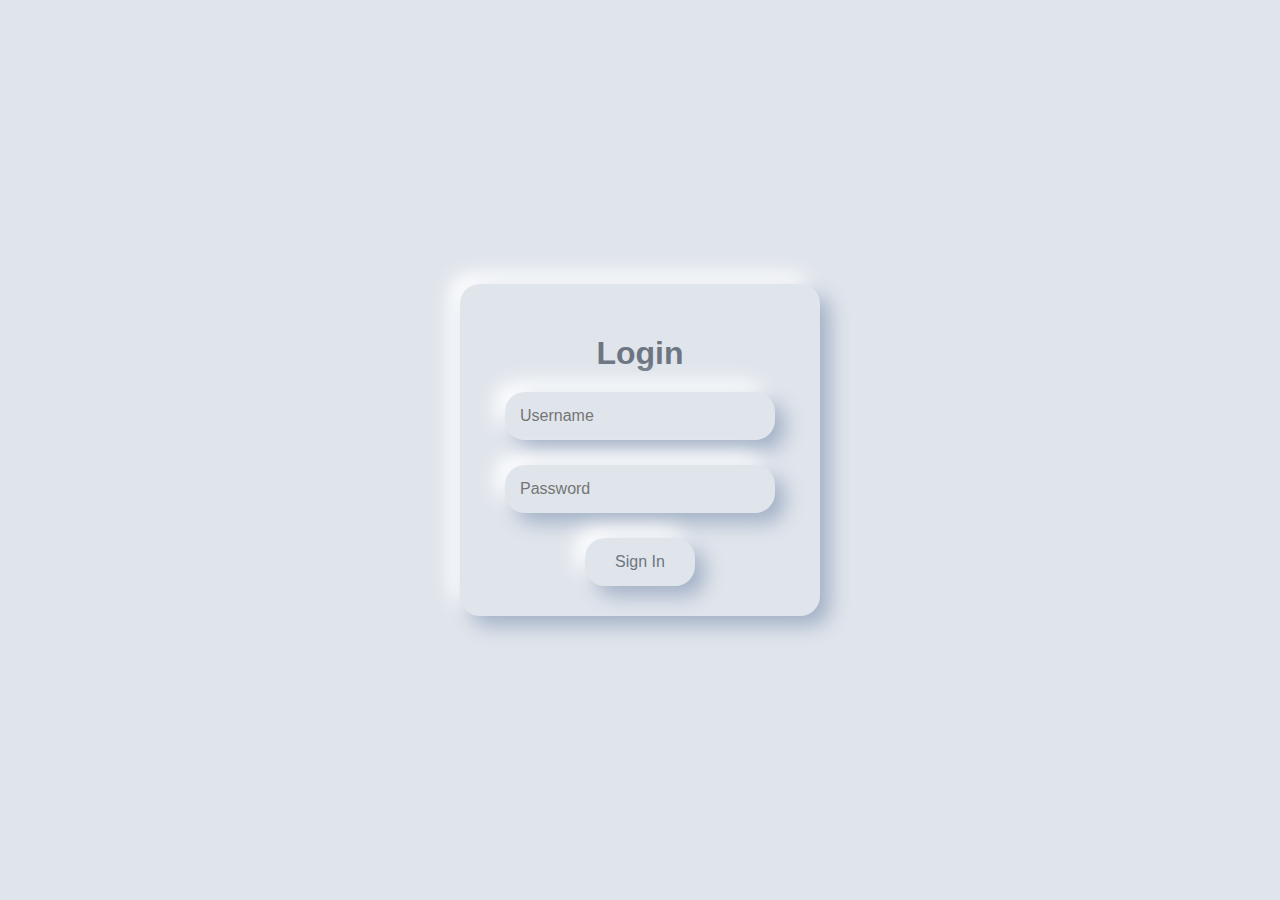
<file: 3D Login Page/index.html>
<!DOCTYPE html>
<html lang="en">
<head>
    
    <meta charset="UTF-8">
    <meta name="viewport" content="width=device-width, initial-scale=1.0">
    <title>Neumorphic Login Page</title>
    <link rel="stylesheet" href="style.css">
    
</head>
<body>

    
    <div class="neumorphic neumorphic-card">
        <h1>Login</h1>
        <input type="text" class="neumorphic neumorphic-input" placeholder="Username">
        <input type="password" class="neumorphic neumorphic-input" placeholder="Password">
        <button class="neumorphic neumorphic-button">Sign In</button>
    </div>
    
</body>
</html>
</file>
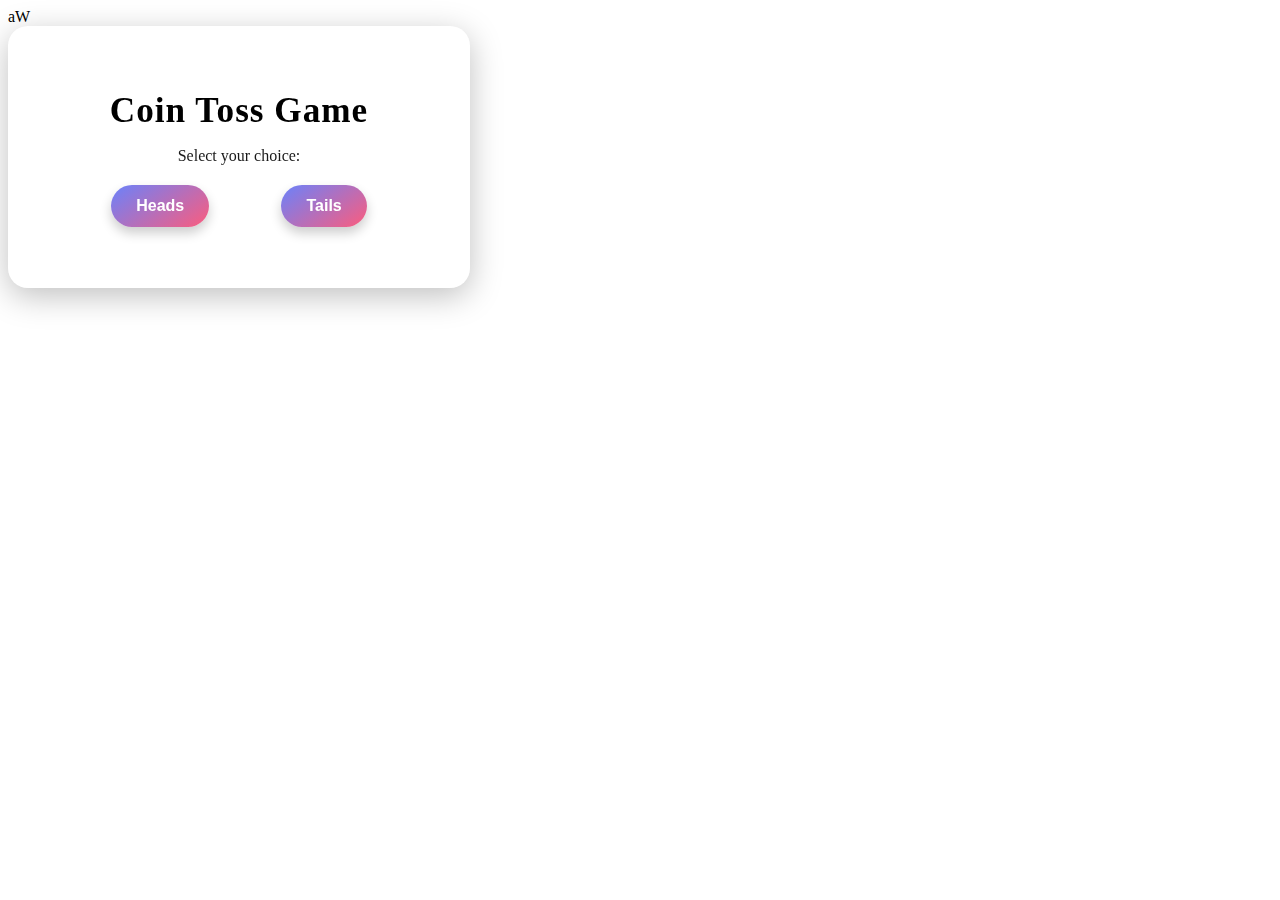
<file: Coin Flip Game/index.html>
<!DOCTYPE html>
<html lang="en">
<head>
  <meta charset="UTF-8" />
  <meta name="viewport" content="width=device-width, initial-scale=1.0"/>
  <title>Coin Toss Game</title>aW
  <link rel="stylesheet" href="style.css" />
</head>
<body>
  <div class="container">
    <h1>Coin Toss Game</h1>
    <p>Select your choice:</p>
    <div class="buttons">
      <button onclick="coinToss('Heads')">Heads</button>
      <button onclick="coinToss('Tails')">Tails</button>
    </div>
    <div id="result"></div>
  </div>

  <script src="script.js"></script>
</body>
</html>
</file>
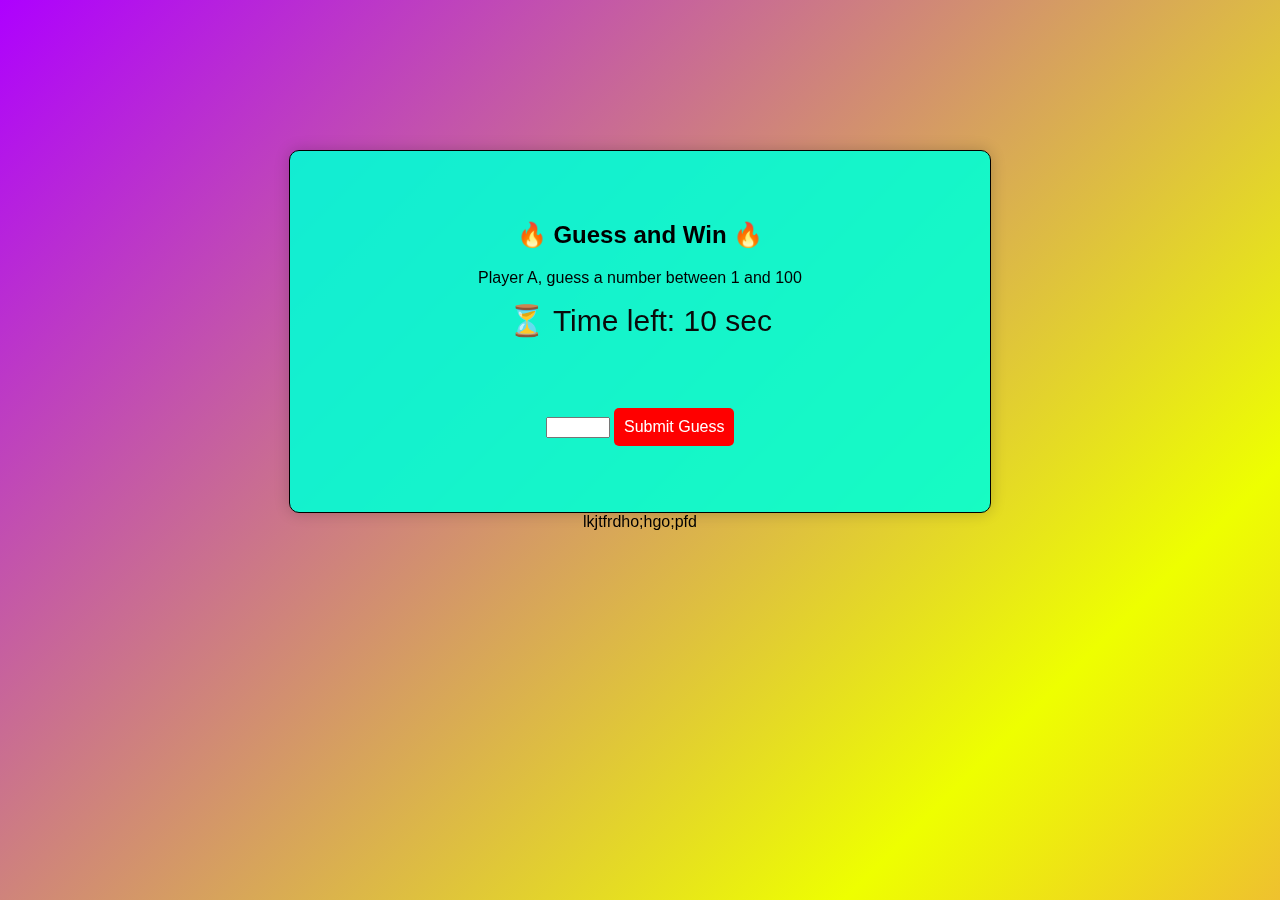
<file: Guess and Win Game/index.html>
<!DOCTYPE html>
<html lang="en">
<head>
    <meta charset="UTF-8">
    <meta name="viewport" content="width=device-width, initial-scale=1.0">
    <title>Guess and Win</title>
    <link rel="stylesheet" href="style.css">
</head>
<body>
    <div class="container">
        <h2>🔥 Guess and Win 🔥</h2>
        <p id="message">Player A, guess a number between 1 and 100</p>
        <p class="timer">⏳ Time left: <span id="timer">10</span> sec</p>
        <input type="number" id="guessInput" min="1" max="100">
        <button onclick="makeGuess()">Submit Guess</button>
        <p id="result"></p>
    </div>
    <script src="script.js"></script>
</body>
</html>


lkjtfrdho;hgo;pfd
</file>
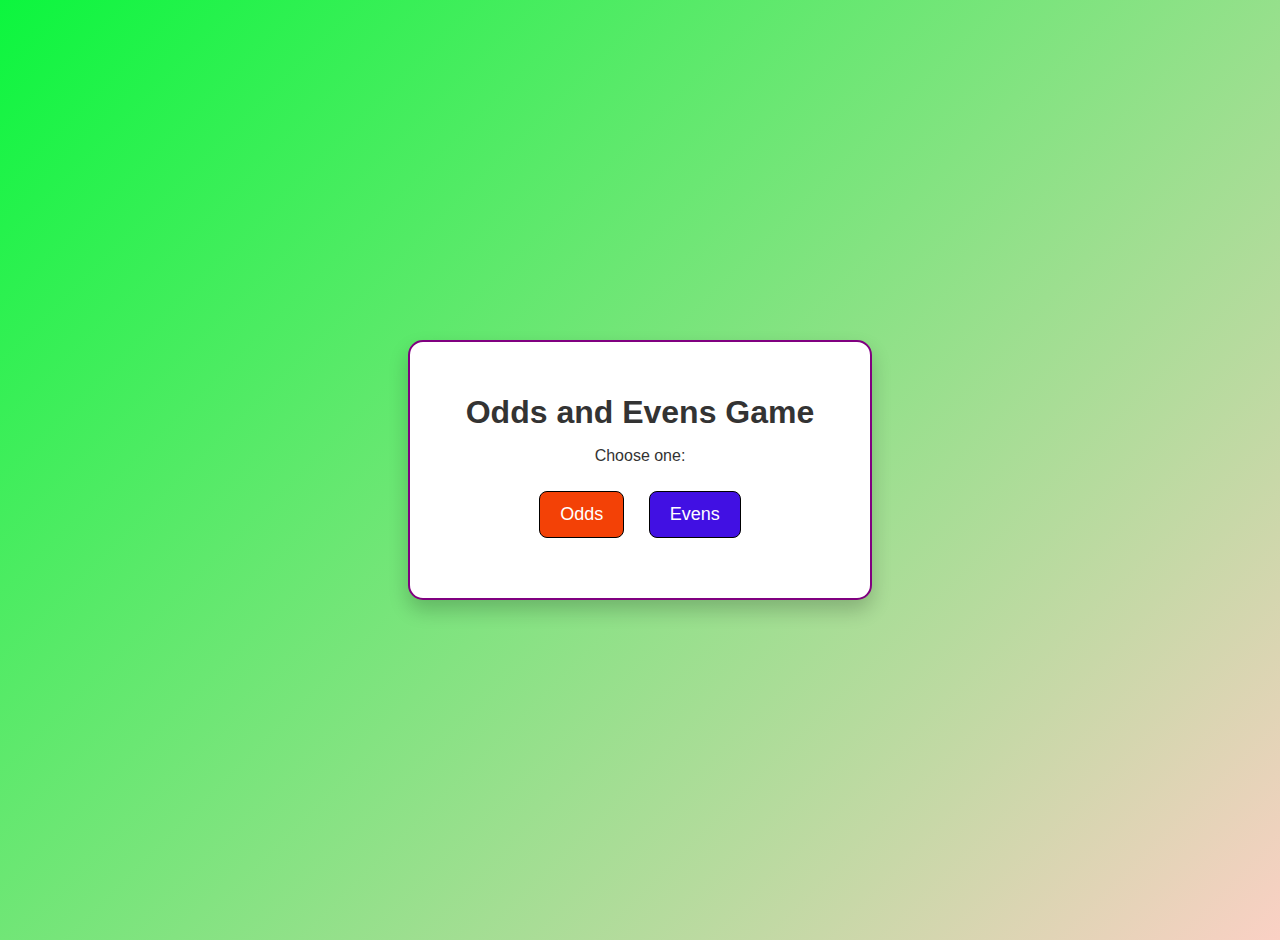
<file: Odds & Evens Game/index.html>
<!DOCTYPE html>
<html lang="en">
<head>
    <meta charset="UTF-8">
    <meta name="viewport" content="width=device-width, initial-scale=1.0">
    <title>Odds and Evens Game</title>
    <link rel="stylesheet" href="style.css">
</head>
<body>
    <div class="container">
        <h1>Odds and Evens Game</h1>
        <p>Choose one:</p>
        <button class="odds" onclick="startGame('Odds')">Odds</button>
        <button class="evens" onclick="startGame('Evens')">Evens</button>
        <p id="result"></p>
    </div>
    <script src="script.js"></script>
</body>
</html>
</file>
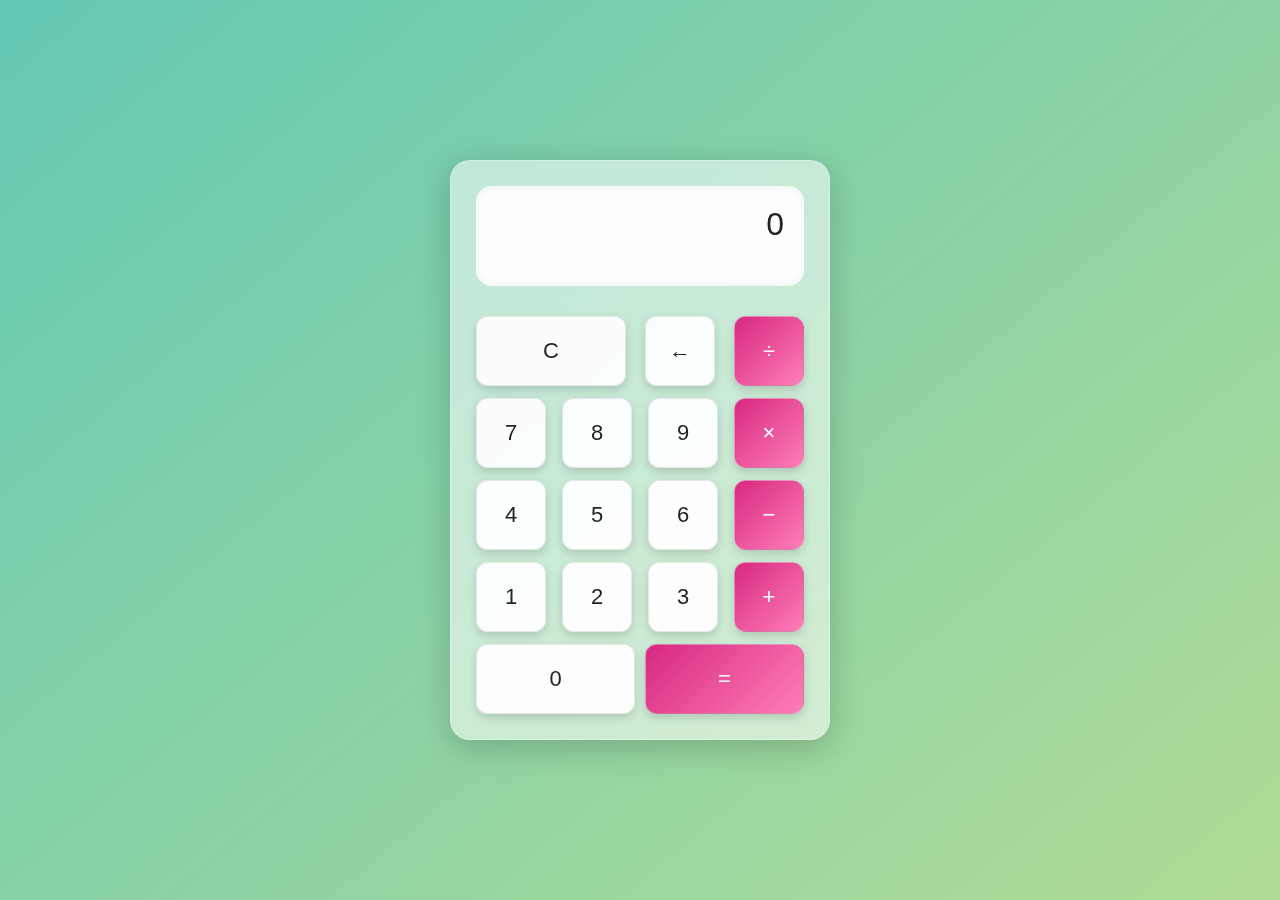
<file: Optimized Calculator/index.html>
<!DOCTYPE html>
<html lang="en">
<head>
    <meta charset="UTF-8">
    <meta name="viewport" content="width=device-width, initial-scale=1.0">
    <title>Calculator</title>
    <link rel="stylesheet" href="style.css">
</head>
<body>
    
    <div class="wrapper">
        <section class="screen">
            0
        </section>

        <section class="calc-buttons">
            <div class="calc-button-row">
                <button class="calc-button double">
                    C 
                </button>
                <button class="calc-button">
                    &larr;
                </button>
                <button class="calc-button">
                    &divide;
                </button>
            </div>

            <div class="calc-button-row">
                <button class="calc-button">
                    7
                </button>
                <button class="calc-button">
                    8
                </button>
                <button class="calc-button">
                    9
                </button>
                <button class="calc-button">
                    &times;
                </button>
            </div>

            <div class="calc-button-row">
                <button class="calc-button">
                    4
                </button>
                <button class="calc-button">
                    5
                </button>
                <button class="calc-button">
                    6
                </button>
                <button class="calc-button">
                    &minus;
                </button>
            </div>

            <div class="calc-button-row">
                <button class="calc-button">
                    1
                </button>
                <button class="calc-button">
                    2
                </button>
                <button class="calc-button">
                    3
                </button>
                <button class="calc-button">
                    &plus;
                </button>
            </div>

            <div class="calc-button-row">
                <button class="calc-button triple">
                    0
                </button>
                <button class="calc-button triple">
                    &equals;
                </button>
            </div>
            
        </section>

    </div>



    <script src="script.js"></script>
</body>
</html>
</file>
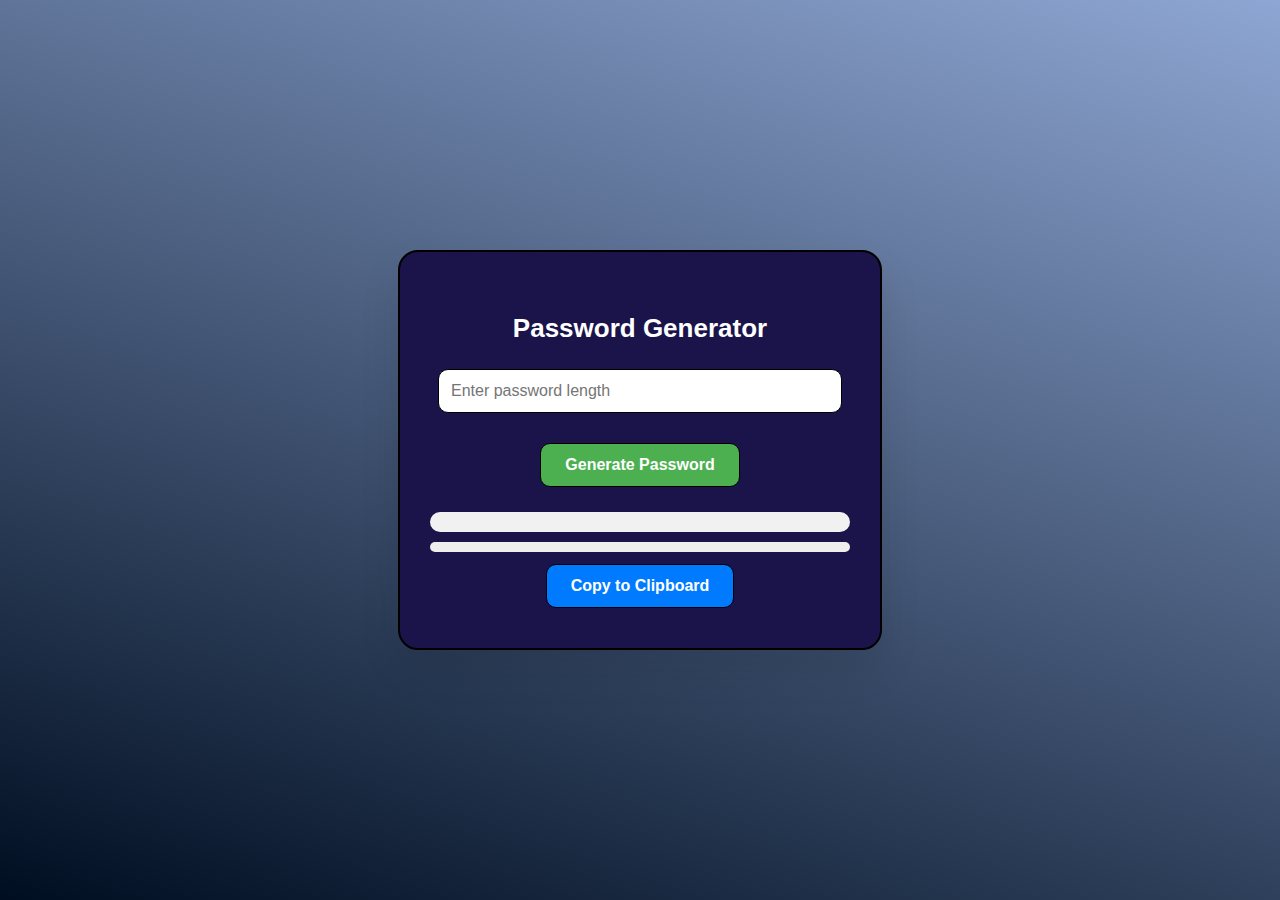
<file: Password Generator/index.html>
<!DOCTYPE html>
<html lang="en">
<head>
    <meta charset="UTF-8">
    <meta name="viewport" content="width=device-width, initial-scale=1.0">
    <title>Password Generator</title>
    <link rel="stylesheet" href="style.css">
</head>
<body>
    <div class="container">
        <h2>Password Generator</h2>
        <input type="number" id="lengthInput" placeholder="Enter password length" min="1" max="100" />
        <br>
        <button onclick="generatePassword()">Generate Password</button>
        <div id="passwordOutput"></div>

        <!-- Strength Indicator Bar -->
        <div id="strengthContainer" style="width: 100%; height: 10px; background-color: #eee; border-radius: 6px; margin-top: 10px;">
            <div id="strengthBar" style="height: 100%; width: 0%; background-color: transparent; border-radius: 6px; transition: width 0.4s ease, background-color 0.4s ease;"></div>
        </div>

        <button class="copy-btn" onclick="copyPassword()">Copy to Clipboard</button>
    </div>

    <script src="script.js"></script>
</body>
</html>
</file>
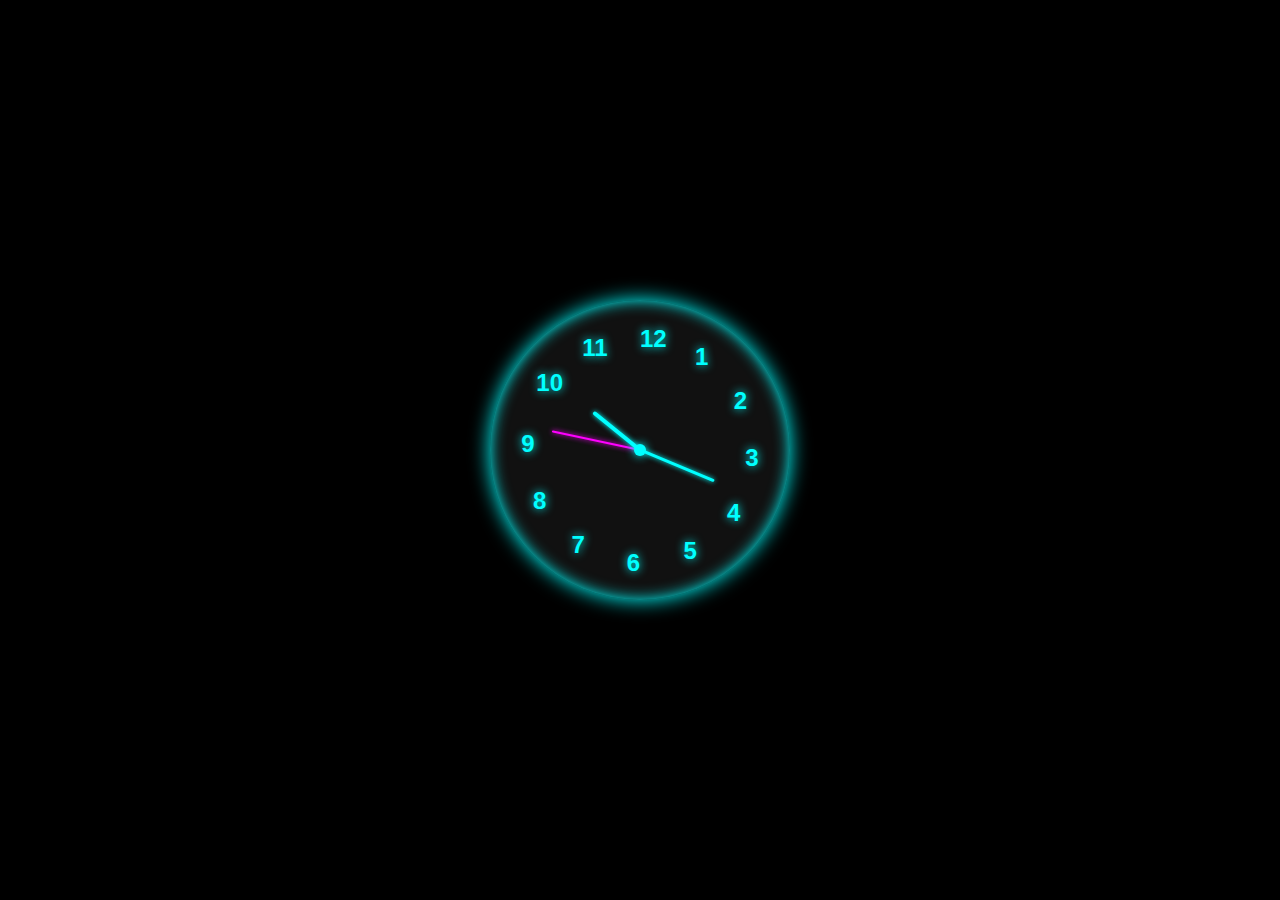
<file: Realistic Analog Clock/index.html>
<!DOCTYPE html>
<html lang="en">
<head>
    <meta charset="UTF-8">
    <meta name="viewport" content="width=device-width, initial-scale=1.0">
    <title>Analog-Clock</title>
    <link rel="stylesheet" href="style.css">
</head>
<body>
    <div class="clock">
        <div class="center"></div>
        <div class="hand hour"></div>
        <div class="hand minute"></div>
        <div class="hand second"></div>
    </div>

<script src="script.js"></script>
</body>
</html>
</file>
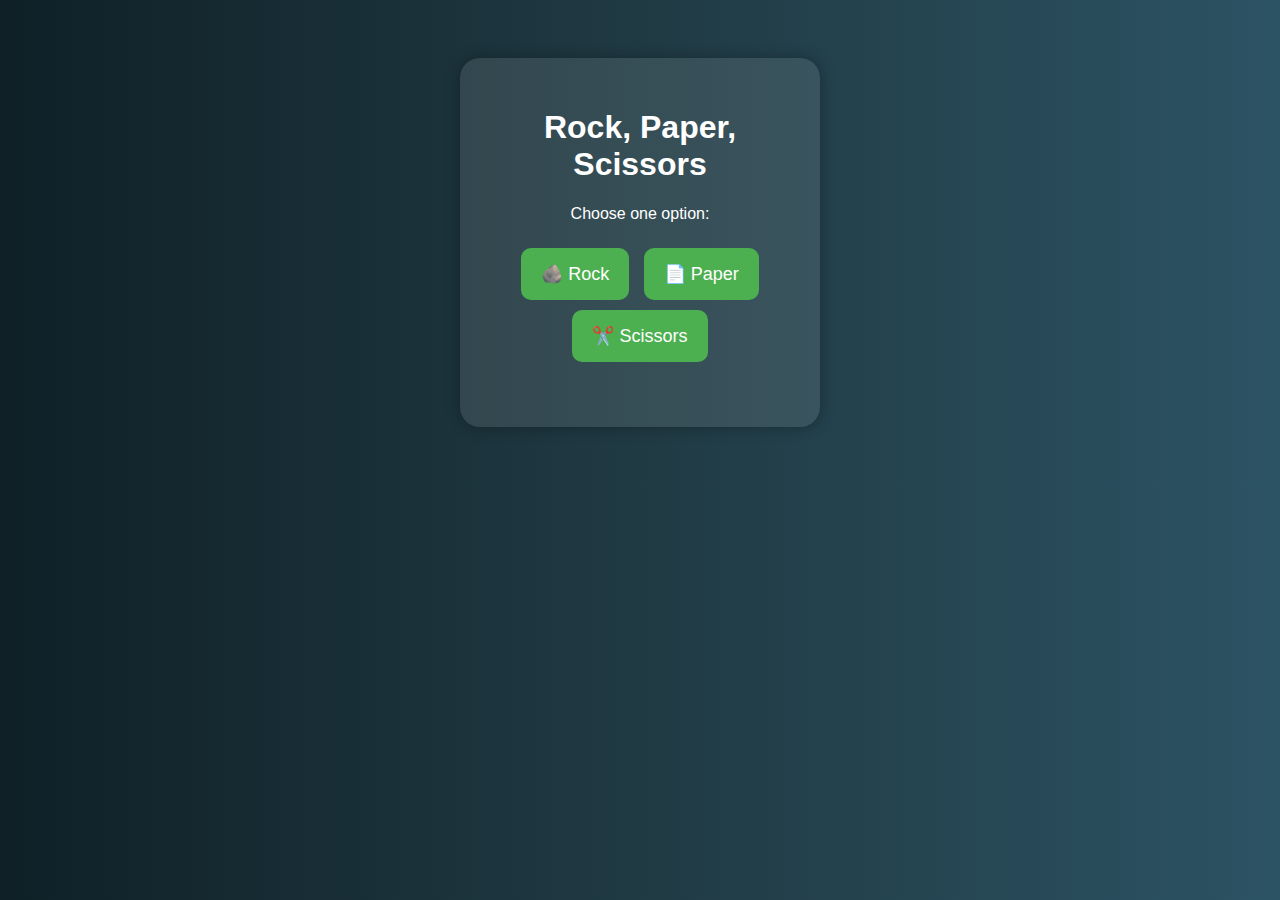
<file: Rock, Paper, Secssior Game/index.html>
<!DOCTYPE html>
<html lang="en">
<head>
    <meta charset="UTF-8">
    <title>Rock Paper Scissors Game</title>
    <link rel="stylesheet" href="style.css">
</head>
    
<body>
    <div class="game-container">
        <h1>Rock, Paper, Scissors</h1>
        <p>Choose one option:</p>
        <div class="choices">
            <button class="choice" onclick="playGame('r')">🪨 Rock</button>
            <button class="choice" onclick="playGame('p')">📄 Paper</button>
            <button class="choice" onclick="playGame('s')">✂️ Scissors</button>
        </div>
        
        <div id="result" class="result"></div>
    </div>

    <script src="script.js"></script>
</body>
</html>
</file>
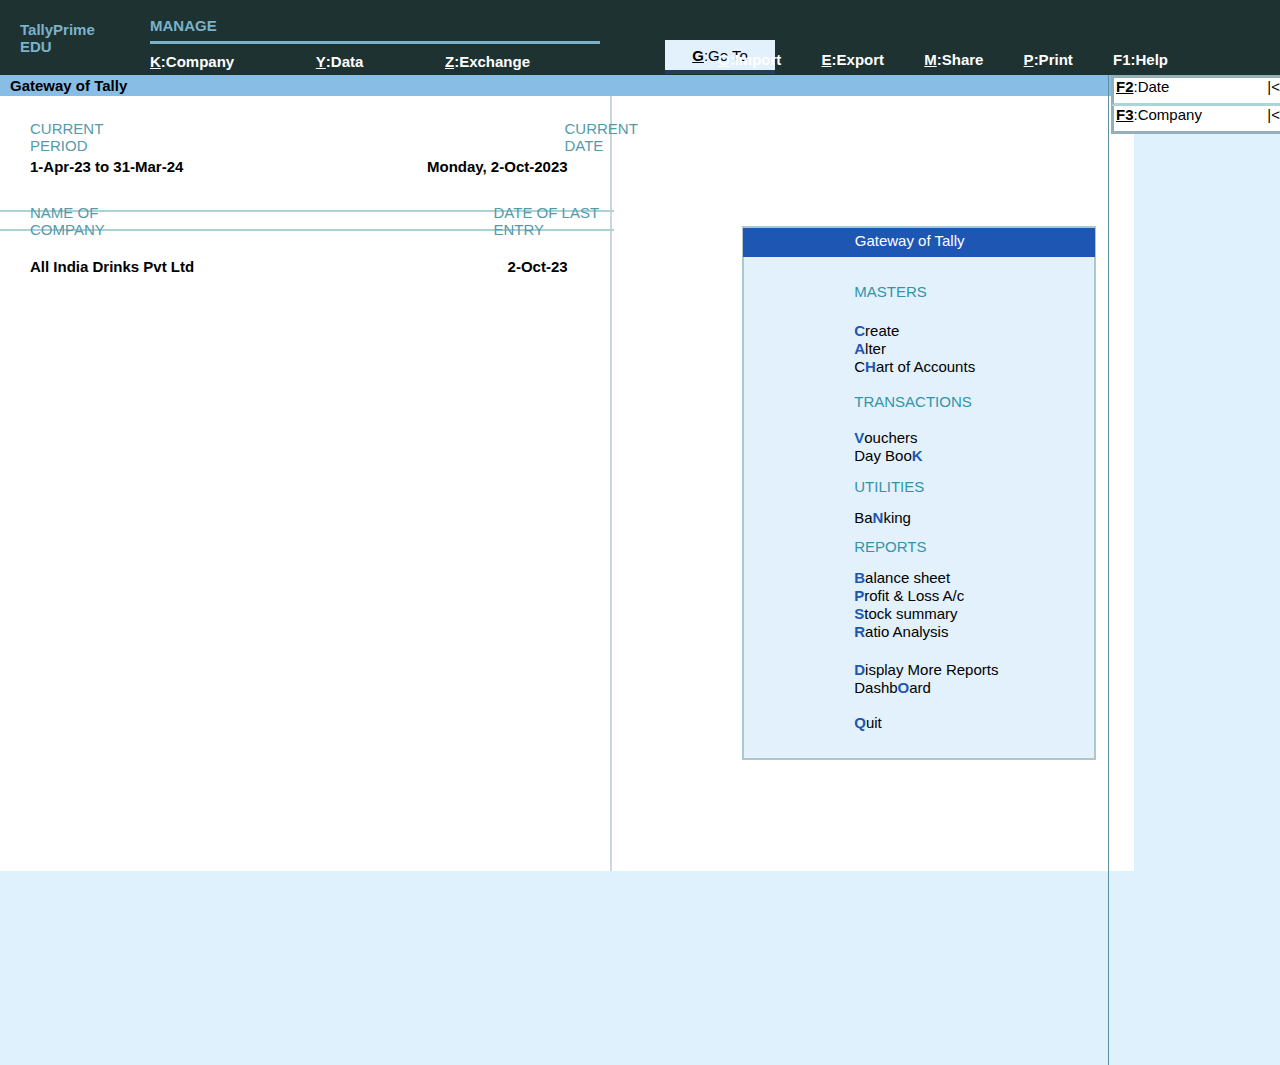
<file: Tally Prime Home Page/index.html>
<!DOCTYPE html>
<html lang="en">

<head>
    <meta charset="UTF-8">
    <meta name="viewport" content="width=device-width, initial-scale=1.0">
    <title>Tally-Prime</title>
    <link rel="stylesheet" href="style.css">
</head>

<body>
    <header class="navbar">
        <div id="titel">
            <br>
            <p>TallyPrime</p>
            <p><b>EDU</b></p>
        </div>
        <div id="top">
            <br>
            <p>MANAGE</p>
        </div>
        <div id="under">
            <p><u><b>K</b></u>:Company</p>
            <p><u><b>Y</b></u>:Data</p>
            <p><u><b>Z</b></u>:Exchange</p>
        </div>
        <div id="center">
            <p><u><b>G</b></u>:Go To</p>
        </div>
        <div id="left">
            <p><u><b>O</b></u>:Import</p>
            <p><u><b>E</b></u>:Export</p>
            <p><u><b>M</b></u>:Share</p>
            <p><u><b>P</b></u>:Print</p>
            <p><b>F1</b>:Help</p>
        </div>
    </header>
    <div class="hader2">
        <p>Gateway of Tally</p>
        <p style="font-size: 22px;">×</p>
    </div>
    <section class="comp">
        <div id="date">
            <p><u><b>F2</b></u>:Date</p>
            <p>|< </p>
        </div>
        <div id="company">
            <p><u><b>F3</b></u>:Company</p>
            <p>|< </p>
        </div>
    </section>
    <section class="container">
        <section class="box1">
            <div id="div1">
                <p>CURRENT PERIOD</p>
                <p>CURRENT DATE</p>
            </div>
            <div id="div2">
                <p>1-Apr-23 to 31-Mar-24</p>
                <p>Monday, 2-Oct-2023</p>
            </div>
            <div id="div3">
                <p>NAME OF COMPANY</p>
                <p>DATE OF LAST ENTRY</p>
            </div>
            <div id="div4">
                <p>All India Drinks Pvt Ltd</p>
                <p>2-Oct-23</p>
            </div>
        </section>
        <section class="box2">
            <div class="main">
                <div id="head" class="selectable">
                    <p>Gateway of Tally</p>
                </div>
                <div id="master">
                    <p>MASTERS</p>
                </div>
                <div id="create" class="selectable">
                    <p><span>C</span>reate</p>
                </div>
                <div id="alter" class="selectable">
                    <p><span>A</span>lter</p>
                </div>
                <div id="chart" class="selectable">
                    <p>C<span>H</span>art of Accounts</p>
                </div>
                <div id="trans">
                    <p>TRANSACTIONS</p>
                </div>
                <div id="voucher" class="selectable">
                    <p><span>V</span>ouchers</p>
                </div>
                <div id="book" class="selectable">
                    <p>Day Boo<span>K</span></p>
                </div>
                <div id="util">
                    <p>UTILITIES</p>
                </div>
                <div id="bank" class="selectable">
                    <p>Ba<span>N</span>king</p>
                </div>
                <div id="report">
                    <p>REPORTS</p>
                </div>
                <div id="balance" class="selectable">
                    <p><span>B</span>alance sheet</p>
                </div>
                <div id="profit" class="selectable">
                    <p><span>P</span>rofit & Loss A/c</p>
                </div>
                <div id="stock" class="selectable">
                    <p><span>S</span>tock summary</p>
                </div>
                <div id="ratio" class="selectable">
                    <p><span>R</span>atio Analysis</p>
                </div>
                <div id="display" class="selectable">
                    <p><span>D</span>isplay More Reports</p>
                </div>
                <div id="dashboard" class="selectable">
                    <p>Dashb<span>O</span>ard</p>
                </div>
                <div id="quit" class="selectable">
                    <p><span>Q</span>uit</p>
                </div>
            </div>
        </section>
    </section>
</body>
<script src="script.js"></script>

</html>
</file>
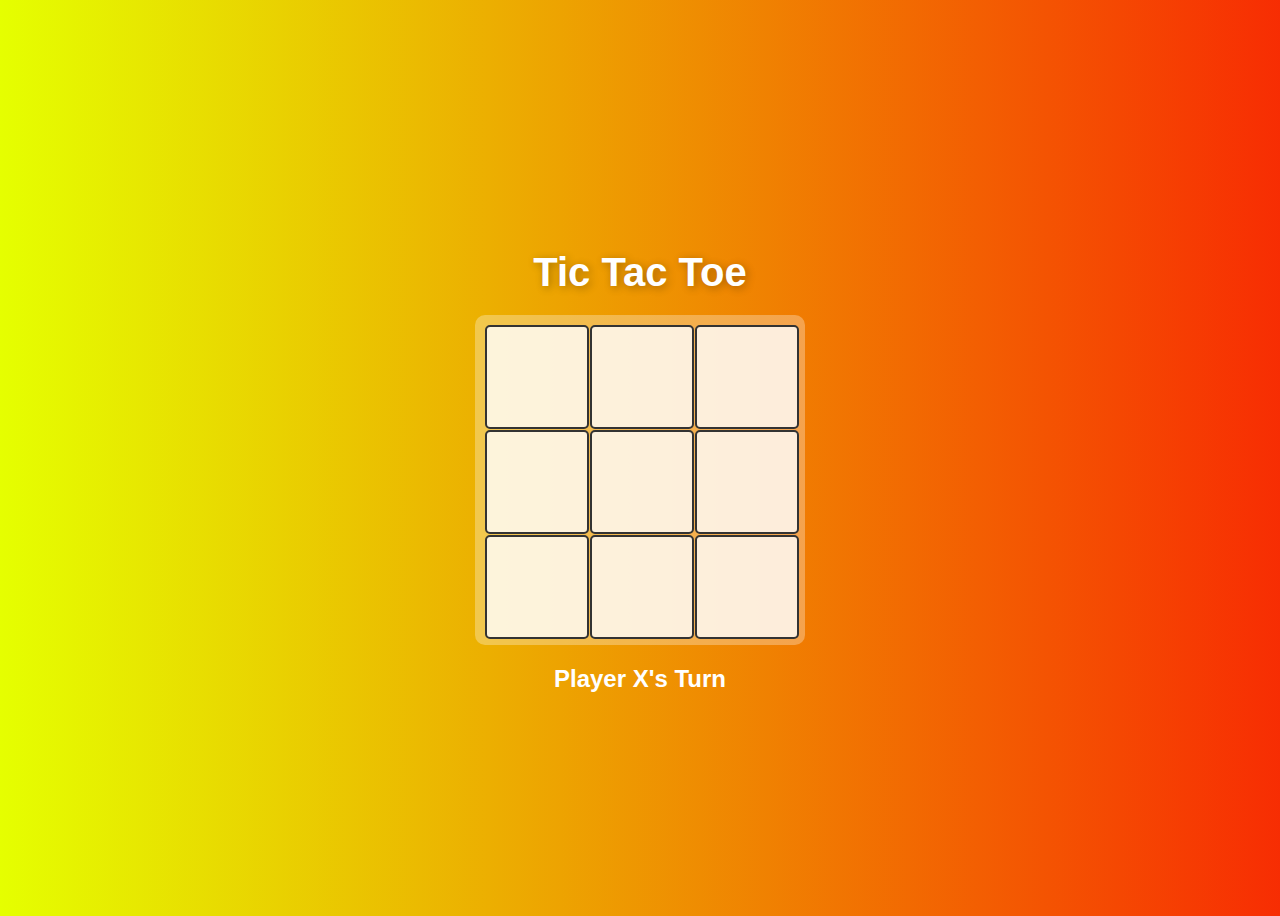
<file: Tic, Tac, Toe Game/index.html>
<!DOCTYPE html>
<html lang="en">
<head>
    <meta charset="UTF-8">
    <meta name="viewport" content="width=device-width, initial-scale=1.0">
    <title>Tic Tac Toe</title>
    <link rel="stylesheet" href="style.css">
</head>
<body>
    
    <h1>Tic Tac Toe</h1>
    <div class="board">
        <div class="cell" id="cell-0"></div>
        <div class="cell" id="cell-1"></div>
        <div class="cell" id="cell-2"></div>
        <div class="cell" id="cell-3"></div>
        <div class="cell" id="cell-4"></div>
        <div class="cell" id="cell-5"></div>
        <div class="cell" id="cell-6"></div>
        <div class="cell" id="cell-7"></div>
        <div class="cell" id="cell-8"></div>
    </div>
    <div class="status">Player X's Turn</div>
    
    <div class="popup" id="popup">
        <p id="popup-message"></p>
        <button onclick="resetGame()">Restart Game</button>
    </div>
    <script src="script.js"></script>
</body>
</html>
</file>
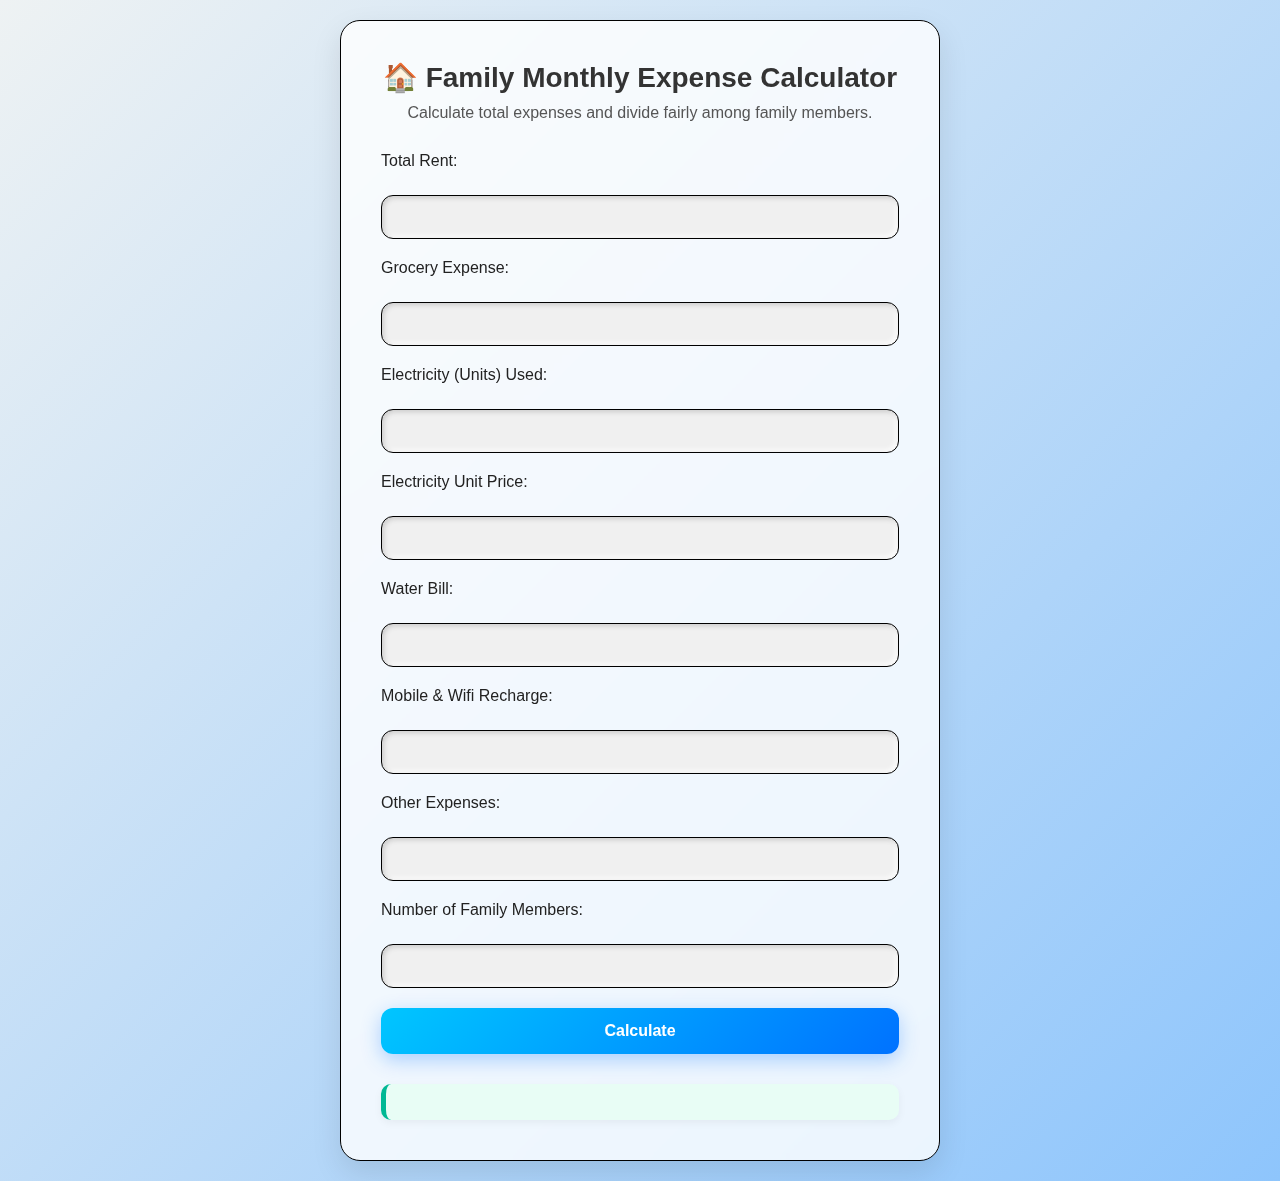
<file: Total Expence Calculator/index.html>
<!DOCTYPE html>
<html lang="en">
<head>
  <meta charset="UTF-8" />
  <meta name="viewport" content="width=device-width, initial-scale=1.0" />
  <title>Family Expense Calculator</title>
  <link rel="stylesheet" href="style.css" />
</head>
<body>
  <div class="container">
    <h1>🏠 Family Monthly Expense Calculator</h1>
    <p>Calculate total expenses and divide fairly among family members.</p>
    
    <form id="expenseForm">
      <label>Total Rent:</label>
      <input type="number" id="rent" required />

      <label>Grocery Expense:</label>
      <input type="number" id="grocery" required />

      <label>Electricity (Units) Used:</label>
      <input type="number" id="electricityUnits" required />

      <label>Electricity Unit Price:</label>
      <input type="number" id="unitPrice" required />

      <label>Water Bill:</label>
      <input type="number" id="water" required />

      <label>Mobile & Wifi Recharge:</label>
      <input type="number" id="recharge" required />

      <label>Other Expenses:</label>
      <input type="number" id="other" required />

      <label>Number of Family Members:</label>
      <input type="number" id="members" required />

      <button type="submit">Calculate</button>
    </form>

    <div id="output"></div>
  </div>

  <script src="script.js"></script>
</body>
</html>
</file>
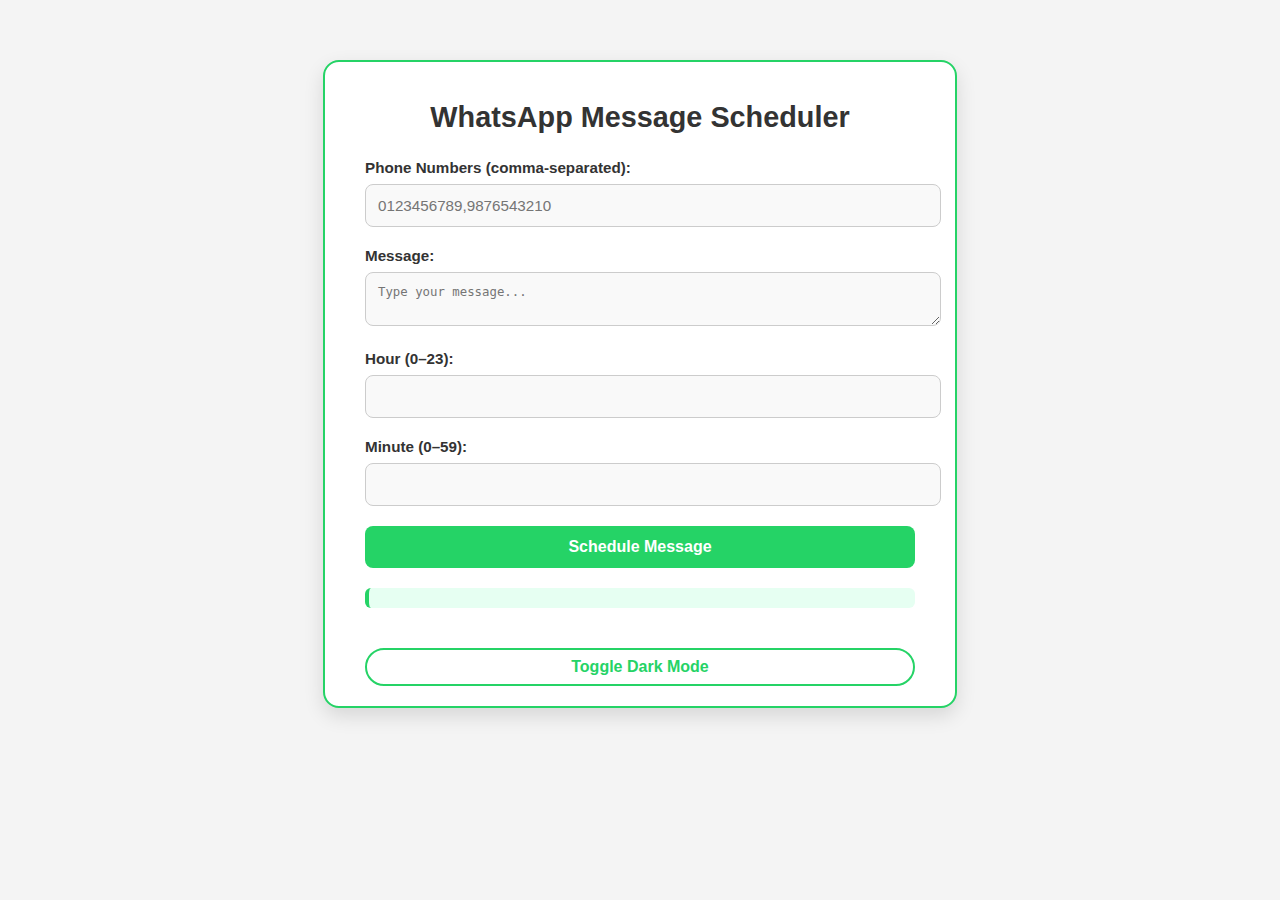
<file: Auto Massage Generator/frontend/index.html>
<!-- frontend/index.html -->
<!DOCTYPE html>
<html lang="en">
<head>
  <meta charset="UTF-8" />
  <meta name="viewport" content="width=device-width, initial-scale=1.0"/>
  <title>WhatsApp Scheduler</title>
  <link rel="stylesheet" href="style.css" />
</head>
<body>
  <div class="container">
    <h1>WhatsApp Message Scheduler</h1>
    <form id="whatsappForm">
      <label for="numbers">Phone Numbers (comma-separated):</label>
      <input type="text" id="numbers" placeholder="0123456789,9876543210" required />

      <label for="message">Message:</label>
      <textarea id="message" placeholder="Type your message..." required></textarea>

      <label for="hour">Hour (0–23):</label>
      <input type="number" id="hour" min="0" max="23" required />

      <label for="minute">Minute (0–59):</label>
      <input type="number" id="minute" min="0" max="59" required />

      <button type="submit">Schedule Message</button>
    </form>
    <div id="output"></div>

    <div class="toggle-dark-mode">
      <button onclick="document.body.classList.toggle('dark-mode')">
        Toggle Dark Mode
      </button>
    </div>
  </div>
  <script src="script.js"></script>
</body>
</html>
</file>
<file: 3D Login Page/style.css>
body {
    margin: 0;
    height: 100vh;
    display: flex;
    justify-content: center;
    align-items: center;
    background-color: #e0e5ec;
    font-family: Arial, sans-serif;
}

.neumorphic {
    background: #e0e5ec;
    border-radius: 20px;
    box-shadow: 10px 10px 20px #a3b1c6, -10px -10px 20px #ffffff;
}

.neumorphic-inset {
    background: #e0e5ec;
    border-radius: 20px;
    box-shadow: inset 10px 10px 20px #a3b1c6, inset -10px -10px 20px #ffffff;
}

.neumorphic-card {
    display: flex;
    flex-direction: column;
    justify-content: center;
    align-items: center;
    padding: 30px;
    width: 300px;
    text-align: center;
}

h1 {
    color: #6d7582;
    margin-bottom: 20px;
}

.neumorphic-input {
    padding: 15px;
    width: 80%;
    font-size: 16px;
    color: #6d7582;
    border: none;
    outline: none;
    margin-bottom: 25px;
}

.neumorphic-button {
    padding: 15px 30px;
    color: #6d7582;
    font-size: 16px;
    border: none;
    cursor: pointer;
    transition: all 0.3s ease;
}

.neumorphic-button:active {
    box-shadow: inset 5px 5px 10px #a3b1c6, inset -5px -5px 10px #ffffff;
}
</file>
<file: Coin Flip Game/style.css>
z/* styles.css */

body {
    font-family: 'Poppins', sans-serif;
    background: linear-gradient(135deg, #1f1c2c, #928dab);
    padding: 0;
    margin: 0;
    display: flex;
    justify-content: center;
    align-items: center;
    height: 100vh;
    color: #fff;
  }
  
  .container {
    background: rgba(255, 255, 255, 0.05);
    border: 1px solid rgba(255, 255, 255, 0.15);
    backdrop-filter: blur(15px);
    box-shadow: 0 8px 32px rgba(0, 0, 0, 0.25);
    padding: 40px 30px;
    border-radius: 20px;
    width: 90%;
    max-width: 400px;
    text-align: center;
    animation: fadeIn 1s ease;
  }
  
  h1 {
    font-size: 2.2rem;
    letter-spacing: 1px;
    margin-bottom: 10px;
  }
  
  p {
    font-size: 1rem;
    margin-bottom: 20px;
    opacity: 0.9;
  }
  
  .buttons {
    display: flex;
    justify-content: space-evenly;
    margin-bottom: 20px;
  }
  
  button {
    background: linear-gradient(145deg, #6a82fb, #fc5c7d);
    border: none;
    padding: 12px 25px;
    border-radius: 50px;
    font-size: 1rem;
    font-weight: 600;
    color: #fff;
    cursor: pointer;
    transition: all 0.3s ease;
    box-shadow: 0 6px 12px rgba(0, 0, 0, 0.2);
  }
  
  button:hover {
    transform: scale(1.05);
    box-shadow: 0 8px 16px rgba(0, 0, 0, 0.3);
  }
  
  #result {
    font-size: 1.1rem;
    line-height: 1.6;
    margin-top: 20px;
    color: #e0e0e0;
  }
  
  /* Result highlight styles */
  #result span {
    display: block;
    margin-top: 10px;
    font-weight: bold;
    font-size: 1.2rem;
  }
  
  @keyframes fadeIn {
    from {
      opacity: 0;
      transform: translateY(30px);
     }
    to {
      opacity: 1;
      transform: translateY(0);
     }
  }
</file>
<file: Odds & Evens Game/style.css>
body {
    margin: 0;
    font-family: 'Poppins', sans-serif;
    background: linear-gradient(135deg, #0cf63e, #fad0c4);
    text-align: center;
    color: #333;
    padding: 20px;
    display: flex;
    justify-content: center;
    align-items: center;
    height: 100vh;
}

.container {
    background: white;
    padding: 30px;
    border: 2px solid purple;
    border-radius: 15px;
    box-shadow: 0 10px 20px rgba(0, 0, 0, 0.2);
    max-width: 400px;
    width: 100%;
    animation: fadeIn 1s ease-in-out;
}

h1 {
    margin-bottom: 15px;
}

button {
    padding: 12px 20px;
    margin: 10px;
    font-size: 18px;
    border: none;
    cursor: pointer;
    border: 1px solid black;
    border-radius: 8px;
    transition: 0.3s ease;
}

.odds { background-color: #f34106; color: white; }
.evens { background-color: #4110e3; color: white; }
button:hover {
    transform: scale(1.1);
    opacity: 0.9;
}

#result {
    margin-top: 20px;
    font-size: 18px;
    font-weight: bold;
}

@keyframes fadeIn {
    from { opacity: 0; transform: translateY(-10px); }
    to { opacity: 1; transform: translateY(0); }
}
</file>
<file: Optimized Calculator/style.css>
html {
    box-sizing: border-box;
    height: 100%;
    scroll-behavior: smooth;
}

*,
*::before,
*::after {
    box-sizing: inherit;
    margin: 0;
    padding: 0;
}

body {
    display: flex;
    justify-content: center;
    align-items: center;
    height: 100%;
    font-family: 'Dosis', sans-serif;
    font-display: swap;
    background: linear-gradient(320deg, #eb92be, #ffef78, #63c9b4);
    background-size: 400% 400%;
    animation: gradientShift 15s ease infinite;
}

/* @keyframes gradientShift {
    0% { background-position: 0% 50%; }
    50% { background-position: 100% 50%; }
    100% { background-position: 0% 50%; }
} */

.wrapper {
    backdrop-filter: blur(6px);
    -webkit-backdrop-filter: blur(6px);
    background: rgba(255, 255, 255, 0.541);
    border-radius: 20px;
    box-shadow: 0 8px 32px rgba(0, 0, 0, 0.2);
    border: 1px solid rgba(255, 255, 255, 0.3);
    padding: 25px;
    width: 380px;
    height: 580px;
    display: flex;
    flex-direction: column;
    justify-content: space-between;
}

.screen {
    background: rgba(255, 255, 255, 0.85);
    backdrop-filter: blur(8px);
    -webkit-backdrop-filter: blur(8px);
    border-radius: 16px;
    padding: 20px;
    font-size: 32px;
    color: #232323;
    text-align: right;
    box-shadow: inset 0 0 10px rgba(0, 0, 0, 0.05);
    overflow-x: auto;
    white-space: nowrap;
    height: 100px;
}

.calc-button-row {
    display: flex;
    justify-content: space-between;
    margin-top: 12px;
    gap: 10px;
}

.calc-button {
    width: 70px;
    height: 70px;
    background: rgba(255, 255, 255, 0.8);
    backdrop-filter: blur(6px);
    -webkit-backdrop-filter: blur(6px);
    border: 1px solid rgba(200, 200, 200, 0.4);
    border-radius: 12px;
    font-size: 22px;
    font-family: inherit;
    color: #232323;
    cursor: pointer;
    box-shadow: 0 4px 10px rgba(0, 0, 0, 0.15);
    transition: all 0.3s ease;
    display: flex;
    align-items: center;
    justify-content: center;
}

.calc-button:hover {
    background: rgba(255, 255, 255, 0.95);
    transform: translateY(-2px);
}

.calc-button:active {
    background: #ffef78;
    transform: scale(0.98);
}

.calc-button:last-child {
    background: linear-gradient(135deg, #d72880, #ff7eb9);
    color: #fff;
}

.calc-button:last-child:hover {
    background: linear-gradient(135deg, #ff7eb9, #d72880);
}

.double {
    width: 150px; /* Two buttons width + gap */
}

.triple {
    width: 230px; /* Three buttons width + double gap */
}
</file>
<file: Password Generator/style.css>
body {
    background: linear-gradient(199deg, #8ea6d3, #000e21);
    font-family: "Segoe UI", Tahoma, Geneva, Verdana, sans-serif;
    display: flex;
    justify-content: center;
    align-items: center;
    height: 100vh;
    margin: 0;
}

.container {
    background: #1a144a;
    padding: 40px 30px;
    border: 2px solid black;
    border-radius: 20px;
    box-shadow: 0 20px 40px rgba(0, 0, 0, 0.1);
    text-align: center;
    max-width: 420px;
    width: 100%;
    animation: fadeIn 0.7s ease-in-out;
    transition: transform 0.3s ease;
}

.container:hover {
    transform: scale(1.01);
}

@keyframes fadeIn {
    from { opacity: 0; transform: translateY(-20px); }
    to { opacity: 1; transform: translateY(0); }
}

h2 {
    margin-bottom: 25px;
    color: #ffffff;
    font-size: 26px;
}

input[type="number"] {
    padding: 12px;
    width: 90%;
    border: 1px solid #000000;
    margin-bottom: 20px;
    border-radius: 10px;
    font-size: 16px;
    transition: box-shadow 0.3s;
}

input[type="number"]:focus {
    outline: none;
    box-shadow: 0 0 0 3px rgb(255, 251, 1);
    border-color: #48bb78;
}

button {
    padding: 12px 24px;
    background-color: #4CAF50;
    border: 1px solid black;
    color: white;
    border-radius: 10px;
    cursor: pointer;
    margin-top: 10px;
    font-size: 16px;
    font-weight: bold;
    transition: background-color 0.3s ease, transform 0.2s;
}

button:hover {
    background-color: #3e8e41;
    transform: translateY(-1px);
}

.copy-btn {
    margin-top: 12px;
    background-color: #007BFF;
}

.copy-btn:hover {
    background-color: #0056b3;
}

#passwordOutput {
    margin-top: 25px;
    font-weight: 600;
    font-size: 18px;
    color: #333;
    word-break: break-word;
    padding: 10px;
    background-color: #f1f1f1;
    border-radius: 10px;
    transition: background-color 0.3s ease;
}
</file>
<file: Realistic Analog Clock/style.css>
body {
    background: #000;
    min-height: 100vh;
    display: flex;
    justify-content: center;
    align-items: center;
    margin: 0;
}

.clock {
    width: 300px;
    height: 300px;
    border-radius: 50%;
    position: relative;
    box-shadow: 0 0 20px #0ff, inset 0 0 15px #0ff;
    background-color: #111;
}

.center {
    position: absolute;
    width: 12px;
    height: 12px;
    background: #0ff;
    border-radius: 50%;
    top: 50%;
    left: 50%;
    transform: translate(-50%, -50%);
    box-shadow: 0 0 10px #0ff;
    z-index: 10;
}

.hand {
    position: absolute;
    bottom: 50%;
    left: 50%;
    transform-origin: bottom;
    background: #0ff;
    box-shadow: 0 0 5px #0ff;
    border-radius: 3px;
}

.hour {
    width: 4px;
    height: 60px;
    margin-left: -2px;
    z-index: 3;
}

.minute {
    width: 3px;
    height: 80px;
    margin-left: -1.5px;
    z-index: 2;
}

.second {
    width: 2px;
    height: 90px;
    margin-left: -1px;
    background: #f0f;
    box-shadow: 0 0 5px #f0f;
    z-index: 1;
}

.number {
    position: absolute;
    width: 100%;
    height: 100%;
    top: 15px;
    text-align: center;
    color: #0ff;
    font-size: 24px;
    font-family: Arial, sans-serif;
    font-weight: bold;
    text-shadow: 0 0 10px #0ff;
    transform: rotate(var(--rotation));
}

.number span {
    display: inline-block;
    transform: rotate(calc(-1 * var(--rotation)));
    position: absolute;
    left: 50%;
    top: 10px;
    transform-origin: bottom;
}
</file>
<file: Rock, Paper, Secssior Game/style.css>
body {
    font-family: 'Segoe UI', Tahoma, Geneva, Verdana, sans-serif;
    background: linear-gradient(to right, #0f2027, #203a43, #2c5364);
    color: white;
    text-align: center;
    padding: 50px;
}

.game-container {
    background-color: rgba(255, 255, 255, 0.1);
    border-radius: 20px;
    padding: 30px;
    width: 300px;
    margin: auto;
    box-shadow: 0 0 15px rgba(0, 0, 0, 0.3);
}

.choices {
    margin-top: 20px;
}

.choice {
    background-color: #4CAF50;
    border: none;
    color: white;
    padding: 15px 20px;
    margin: 5px;
    border-radius: 10px;
    font-size: 18px;
    cursor: pointer;
    transition: background-color 0.3s ease;
}

.choice:hover {
    background-color: #45a049;
}

.result {
    margin-top: 30px;
    font-size: 20px;
    font-weight: bold;
}
</file>
<file: Tally Prime Home Page/style.css>
*{
    padding: 0;
    margin: 0;
    font-size: 15px;
}

body {
    background-color: #def1fc;
    height: 900px;
}

p{
    font-family: 'Segoe UI', Tahoma, Geneva, Verdana, sans-serif;
    cursor: pointer;
}

.navbar {
    height: 75px;
    width: 100%;
    color: white;
    background-color: #1e3232;
}

#titel {
    padding-left: 20px;
    height: 70px;
    width: 120px;
    font-weight: 550;
    color: #7ab2cb;
    font-size: 18px;
    text-align: start;
}

#top {
    padding-bottom: 8px;
    height: 33px;
    width: 450px;
    font-weight: 550;
    color: #7ab2cb;
    position: absolute;
    top: 0px;
    left: 150px;
    border-bottom: 3px solid #7ab2cb;
}

#under {
    padding-top: 3px;
    padding-right: 30px;
    height: 33px;
    width: 380px;
    font-weight: 550;
    position: absolute;
    left: 150px;
    top: 42px;
    display: flex;
    justify-content: space-between;
    align-items: center;
}

#center {
    margin-top: 40px;
    height: 30px;
    width: 110px;
    background-color: #e2f1fc;
    color: black;
    font-size: 18px;
    border-bottom: 4px solid #243c57;
    position: absolute;
    top: 0px;
    left: 665px;
    text-align: center;
    display: flex;
    justify-content: center;
    align-items: center;
}

#left {
    padding-right: 60px;
    height: 35px;
    width: 450px;
    font-weight: 550;
    position: absolute;
    top: 42px;
    right: 52px;
    display: flex;
    justify-content: space-between;
    align-items: center;
}

.hader2 {
    /* padding-right: 2px;  */
    padding-left: 10px;
    width: 88.1%;
    height: 21px;
    background-color: #88bee6;
    font-size: 16px;
    font-weight: 600;
    display: flex;
    justify-content: space-between;
    align-items: center;
}

.comp {
    width: 171px;
    height: 990px;
    background-color: transparent;
    border-left: 1px solid rgb(92, 141, 160);
    position: absolute;
    right: 0px;
    top: 75px;
}

#date {
    margin-left: 2px;
    padding-left: 2px;
    height: 25px;
    background-color: #ffffff;
    border-top: 3px solid #91b0b7;
    border-left: 3px solid #91b0b7;
    border-bottom: 3px solid #abd3dc;
    display: flex;
    justify-content: space-between;
}

#company{
    margin-left: 2px;
    padding-left: 2px;
    height: 25px;
    background-color: #ffffff;
    border-left: 3px solid #91b0b7;
    border-bottom: 3px solid #91b0b7;
    display: flex;
    justify-content: space-between;
}

.container{
    width: 88.6%;
    background-color: #ffffff;
    display: flex;
    justify-content: space-evenly;
}

.box1 {
    margin-left: 30px;
    width: 51.1%;
    height: 775px;
    border-right: 2px solid #c5d8dc;
}

#div1 {
    height: 33px;
    width: 50%;
    color: #569aa9;
    position: absolute;
    left: 30px;
    top: 120px;
    display: flex;
    /* justify-content: space-between; */
    align-items: center;
    gap: 412px;
}

#div2 {
    height: 33px;
    width: 42%;
    font-weight: 650;
    position: absolute;
    left: 30px;
    top: 150px;
    display: flex;
    justify-content: space-between;
    align-items: center;
}

#div3 {
    padding-left: 30px;
    height: 17px;
    width: 45.6%;
    font-weight: 400;
    color: #569aa9;
    gap: 353px;
    border-top: 2px solid #acd2d9;
    border-bottom: 2px solid #acd2d9;
    position: absolute;
    left: 0;
    top: 210px;
    display: flex;
    justify-content: start;
    align-items: center;
}

#div4 {
    height: 33px;
    width: 42%;
    font-weight: 650;
    position: absolute;
    left: 30px;
    top: 250px;
    display: flex;
    justify-content: space-between;
    align-items: center;
}

.box2 {
    height: 775px;
    width: 46%;
}
.main {
    margin: 130px;
    /* margin-top: 170px; */
    margin-bottom: 0px;
    height: 530px;
    width: 350px;
    background-color: #e2f1fc;
    border: 2px solid #adc7cd;
    position: absolute;
    display: flex;
    justify-content: center;
    align-items: center;
}

.main span {
    color: rgb(30, 87, 179);
    font-weight: 600;
}
#head {
    height: 25px;
    width: 68.2%;
    color: white;
    font-weight: 450;
    background-color: rgb(30, 87, 179);
    position: absolute;
    top: 0px;
    border-top: 2px solid transparent;
    border-left: 2px solid transparent;
    border-right: 2px solid transparent;
    padding-left: 110px;
    padding-top: 2px;
}



#master {
    padding-left: 110px;
    height: 20px;
    width: 68.5%;
    color: #3294aa;
    position: absolute;
    top: 55px;
}

#create {
    padding-left: 110px;
    height: 18px;
    width: 68.5%;
    position: absolute;
    top: 93px;
    display: flex;
    justify-content: start;
    align-items: center;
}

#alter {
    padding-left: 110px;
    height: 18px;
    width: 68.5%;
    position: absolute;
    top: 111px;
    display: flex;
    justify-content: start;
    align-items: center;
}

#chart {
    padding-left: 110px;
    height: 18px;
    width: 68.5%;
    position: absolute;
    top: 129px;
    display: flex;
    justify-content: start;
    align-items: center;
}

#trans {
    padding-left: 110px;
    height: 20px;
    width: 68.5%;
    color: #3294aa;
    position: absolute;
    top: 165px;
}

#voucher {
    padding-left: 110px;
    height: 18px;
    width: 68.5%;
    position: absolute;
    top: 200px;
    display: flex;
    justify-content: start;
    align-items: center;
}

#book {
    padding-left: 110px;
    height: 18px;
    width: 68.5%;
    position: absolute;
    top: 218px;
    display: flex;
    justify-content: start;
    align-items: center;
}

#util {
    padding-left: 110px;
    height: 20px;
    width: 68.5%;
    color: #3294aa;
    position: absolute;
    top: 250px;
}

#bank {
    padding-left: 110px;
    height: 18px;
    width: 68.5%;
    position: absolute;
    top: 280px;
    display: flex;
    justify-content: start;
    align-items: center;
}

#report {
    padding-left: 110px;
    height: 20px;
    width: 68.5%;
    color: #3294aa;
    position: absolute;
    top: 310px;
}

#balance {
    padding-left: 110px;
    height: 18px;
    width: 68.5%;
    position: absolute;
    top: 340px;
    display: flex;
    justify-content: start;
    align-items: center;
}

#profit {
    padding-left: 110px;
    height: 18px;
    width: 68.5%;
    position: absolute;
    top: 358px;
    display: flex;
    justify-content: start;
    align-items: center;
}

#stock {
    padding-left: 110px;
    height: 18px;
    width: 68.5%;
    position: absolute;
    top: 376px;
    display: flex;
    justify-content: start;
    align-items: center;
}

#ratio {
    padding-left: 110px;
    height: 18px;
    width: 68.5%;
    position: absolute;
    top: 394px;
    display: flex;
    justify-content: start;
    align-items: center;
}

#display {
    padding-left: 110px;
    height: 18px;
    width: 68.5%;
    position: absolute;
    top: 432px;
    display: flex;
    justify-content: start;
    align-items: center;
}

#dashboard {
    padding-left: 110px;
    height: 18px;
    width: 68.5%;
    position: absolute;
    top: 450px;
    display: flex;
    justify-content: start;
    align-items: center;
}

#quit {
    padding-left: 110px;
    height: 18px;
    width: 68.5%;
    position: absolute;
    top: 485px;
    display: flex;
    justify-content: start;
    align-items: center;
}

.selected {
    background-color: #fec530;
}

/* .selected {
    background-color: #fec530; /* or any color you want for selected div 
    color: white;
} */
</file>
<file: Tic, Tac, Toe Game/style.css>
body {
    display: flex;
    flex-direction: column;
    align-items: center;
    justify-content: center;
    height: 100vh;
    background: linear-gradient(270deg, #ff758c, #02ff30, #ff7eb3, #ffd86f, #fb0303, #e5ff00);
    background-size: 600% 600%;
    font-family: 'Poppins', sans-serif;
    color: #333;
    animation: movingBackground 10s infinite alternate;
}

@keyframes movingBackground {
    0% { background-position: 0% 50%; }
    100% { background-position: 100% 50%; }
}

h1 {
    margin-bottom: 20px;
    font-size: 2.5em;
    color: #fff;
    text-shadow: 2px 2px 8px rgba(0,0,0,0.3);
}
.board {
    display: grid;
    grid-template-columns: repeat(3, 100px);
    grid-template-rows: repeat(3, 100px);
    gap: 5px;
    background-color: rgba(255, 255, 255, 0.3);
    padding: 10px;
    border-radius: 10px;
}
.cell {
    width: 100px;
    height: 100px;
    background-color: rgba(255, 255, 255, 0.8);
    border: 2px solid #333;
    display: flex;
    align-items: center;
    justify-content: center;
    font-size: 2em;
    font-weight: bold;
    cursor: pointer;
    border-radius: 5px;
    transition: transform 0.2s, background-color 0.3s;
}
.cell:hover {
    background-color: rgba(255, 255, 255, 1);
    transform: scale(1.1);
    box-shadow: 0px 0px 10px rgba(0, 0, 0, 0.2);
}
.cell:active {
    transform: scale(0.9);
}
.winning-cell {
    animation: pulse 1s infinite alternate;
}
@keyframes pulse {
    0% { background-color: #ffdd57; }
    100% { background-color: #ffcc00; }
}
.status {
    margin-top: 20px;
    font-size: 1.5em;
    font-weight: bold;
    color: #fff;
}
.popup {
    display: none;
    position: fixed;
    top: 50%;
    left: 50%;
    transform: translate(-50%, -50%);
    background-color: white;
    padding: 20px;
    border-radius: 10px;
    text-align: center;
    box-shadow: 0px 0px 20px rgba(0, 0, 0, 0.3);
    opacity: 0;
    transition: opacity 0.5s ease-in-out;
}
.popup.show {
    display: block;
    opacity: 1;
}
</file>
<file: Auto Massage Generator/frontend/style.css>
/* frontend/styles.css */
:root {
  --primary-color: #25D366;
  --primary-dark: #128C7E;
  --bg-light: #f4f4f4;
  --bg-dark: #121212;
  --text-light: #333;
  --text-dark: #eee;
  --card-light: #fff;
  --card-dark: #1e1e1e;
}

body {
  font-family: 'Segoe UI', Tahoma, Geneva, Verdana, sans-serif;
  margin: 0;
  padding: 0;
  background-color: var(--bg-light);
  color: var(--text-light);
  transition: background 0.3s, color 0.3s;
}

body.dark-mode {
  background-color: var(--bg-dark);
  color: var(--text-dark);
}

.container {
  max-width: 550px;
  margin: 60px auto;
  background-color: var(--card-light);
  border: 2px solid #25D366;
  padding: 20px 40px;
  border-radius: 16px;
  box-shadow: 0 8px 20px rgba(0, 0, 0, 0.12);
  transition: background 0.3s, color 0.3s;
}

body.dark-mode .container {
  background-color: var(--card-dark);
}

h1 {
  text-align: center;
  margin-bottom: 25px;
  font-size: 1.8em;
}

label {
  margin-top: 20px;
  display: block;
  font-weight: 600;
  font-size: 0.95em;
}

input,
textarea {
  width: 100%;
  padding: 12px;
  margin-top: 8px;
  border-radius: 8px;
  border: 1px solid #ccc;
  font-size: 0.95em;
  background-color: #f9f9f9;
  transition: border 0.2s;
}

input:focus,
textarea:focus {
  border-color: var(--primary-color);
  outline: none;
}

button {
  margin-top: 20px;
  width: 100%;
  padding: 12px;
  border: none;
  border-radius: 8px;
  background: var(--primary-color);
  color: white;
  font-size: 1em;
  font-weight: bold;
  cursor: pointer;
  transition: background 0.3s ease;
}

button:hover {
  background-color: var(--primary-dark);
}

#output {
  margin-top: 20px;
  padding: 10px;
  border-left: 4px solid var(--primary-color);
  background-color: #e6fff2;
  font-size: 0.9em;
  border-radius: 6px;
}

body.dark-mode #output {
  background-color: #1b3e31;
  border-left-color: var(--primary-dark);
}

.toggle-dark-mode {
  display: flex;
  justify-content: center;
  margin-top: 20px;
}

.toggle-dark-mode button {
  background: transparent;
  border: 2px solid var(--primary-color);
  color: var(--primary-color);
  padding: 8px 16px;
  border-radius: 20px;
  cursor: pointer;
  font-weight: 600;
  transition: all 0.3s ease;
}

.toggle-dark-mode button:hover {
  background: var(--primary-color);
  color: white;
}
</file>
<file: Guess and Win Game/style.css>
body {
    font-family: Arial, sans-serif;
    text-align: center;
    color: black;
    margin: 0;
    overflow: hidden;
}

/* Animated Background */
body::before {
    content: "";
    position: fixed;
    top: 0;
    left: 0;
    width: 100%;
    height: 100%;
    background: linear-gradient(-45deg, #ff0000, #0015ff, #00f811, #f108ba, #eeff00, #ae00ff);
    background-size: 400% 400%;
    animation: moveBackground 10s ease infinite;
    z-index: -1;
}

@keyframes moveBackground {
    0% { background-position: 0% 50%; }
    50% { background-position: 100% 50%; }
    100% { background-position: 0% 50%; }
}

.container {
    max-width: 600px;
    margin: auto;
    padding: 50px;
    border: 1px solid black;
    background: rgba(0, 255, 213, 0.9);
    box-shadow: 0px 0px 15px rgba(0, 0, 0, 0.2);
    border-radius: 10px;
    margin-top: 150px;
    position: relative;
    z-index: 1;
}

button {
    margin-top: 40px;
    padding: 10px;
    background: #ff0000;
    color: white;
    border: none;
    cursor: pointer;
    font-size: 16px;
    border-radius: 5px;
    transition: transform 0.2s;
}

button:hover {
    transform: scale(1.1);
    background: #ff3333;
}

.timer {
    font-size: 30px;
    margin-top: 10px;
    color: #0a0a0a;
}
</file>
<file: Total Expence Calculator/style.css>
/* Reset & Base Styles */
* {
    margin: 0;
    padding: 0;
    box-sizing: border-box;
  }
  
  body {
    font-family: 'Segoe UI', 'Roboto', sans-serif;
    background: linear-gradient(135deg, #eef2f3, #8ec5fc);
    min-height: 100vh;
    display: flex;
    align-items: center;
    justify-content: center;
    padding: 20px;
  }
  
  /* Container */
  .container {
    background: #ffffffcc;
    backdrop-filter: blur(8px);
    border: 1px solid black;
    border-radius: 20px;
    box-shadow: 0 12px 30px rgba(0, 0, 0, 0.1);
    max-width: 600px;
    width: 100%;
    padding: 40px;
    transition: 0.3s ease;
  }
  
  h1 {
    font-size: 28px;
    font-weight: 600;
    color: #333;
    text-align: center;
    margin-bottom: 10px;
  }
  
  p {
    text-align: center;
    color: #555;
    margin-bottom: 30px;
  }
  
  /* Form Styles */
  form {
    display: flex;
    flex-direction: column;
    gap: 20px;
  }
  
  label {
    font-weight: 500;
    color: #222;
    margin-bottom: 5px;
  }
  
  input {
    padding: 12px 14px;
    font-size: 16px;
    border: 1px solid black;
    border-radius: 12px;
    background: #f0f0f0;
    box-shadow: inset 2px 2px 5px #ccc, inset -2px -2px 5px #fff;
    transition: all 0.2s ease;
  }
  
  input:focus {
    outline: none;
    box-shadow: inset 1px 1px 6px #bbb, inset -1px -1px 6px #fff;
    background-color: #fff;
  }
  
  /* Button */
  button {
    padding: 14px;
    background: linear-gradient(135deg, #00c6ff, #0072ff);
    color: white;
    border: none;
    border-radius: 12px;
    font-size: 16px;
    font-weight: 600;
    cursor: pointer;
    box-shadow: 0 6px 20px rgba(0, 114, 255, 0.3);
    transition: 0.3s ease;
  }
  
  button:hover {
    background: linear-gradient(135deg, #0072ff, #00c6ff);
    transform: translateY(-2px);
  }
  
  /* Output */
  #output {
    margin-top: 30px;
    font-size: 18px;
    background: #e8fdf5;
    color: #1e5631;
    padding: 18px;
    border-left: 5px solid #00b894;
    border-radius: 10px;
    box-shadow: 0 3px 8px rgba(0, 0, 0, 0.05);
    transition: 0.2s ease;
  }
  
  /* Responsive */
  @media (max-width: 640px) {
    .container {
      padding: 30px 20px;
    }
  
    h1 {
      font-size: 24px;
    }
  
    button {
      font-size: 15px;
    }
  }
</file>
